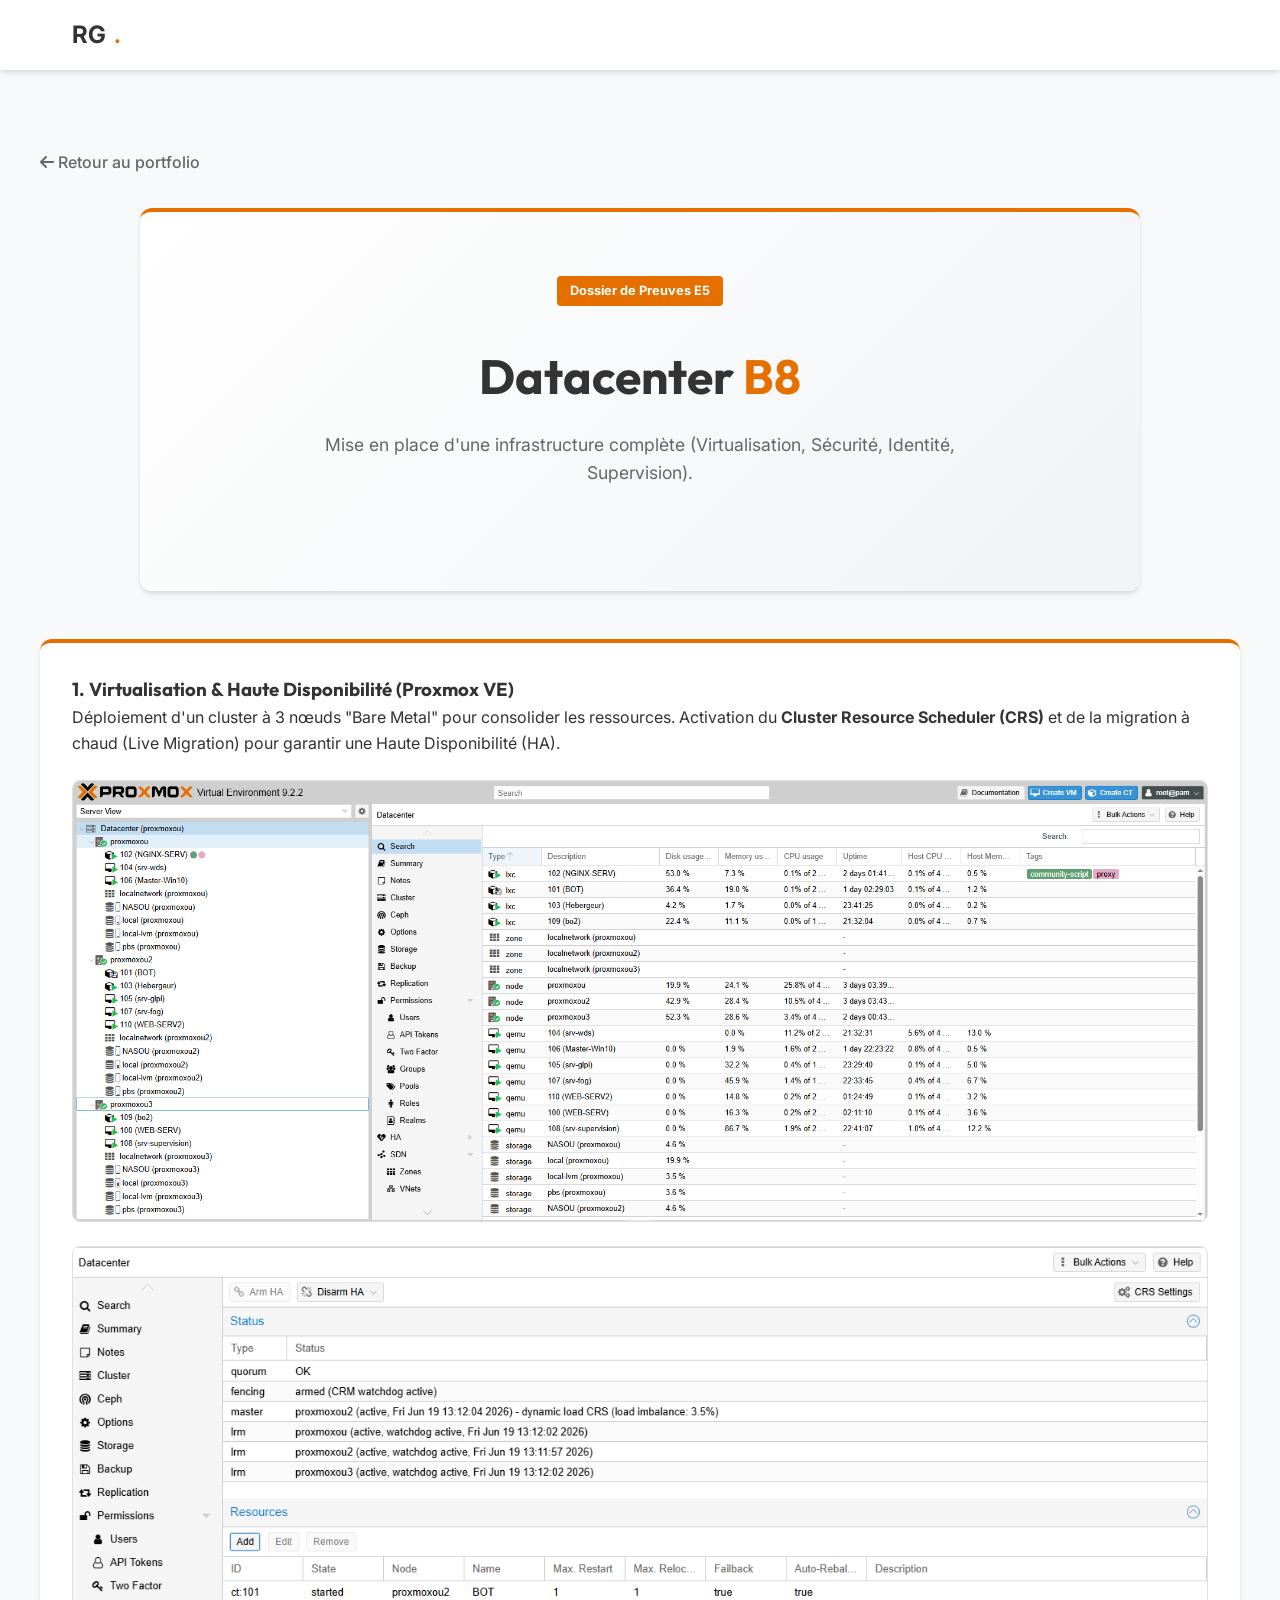
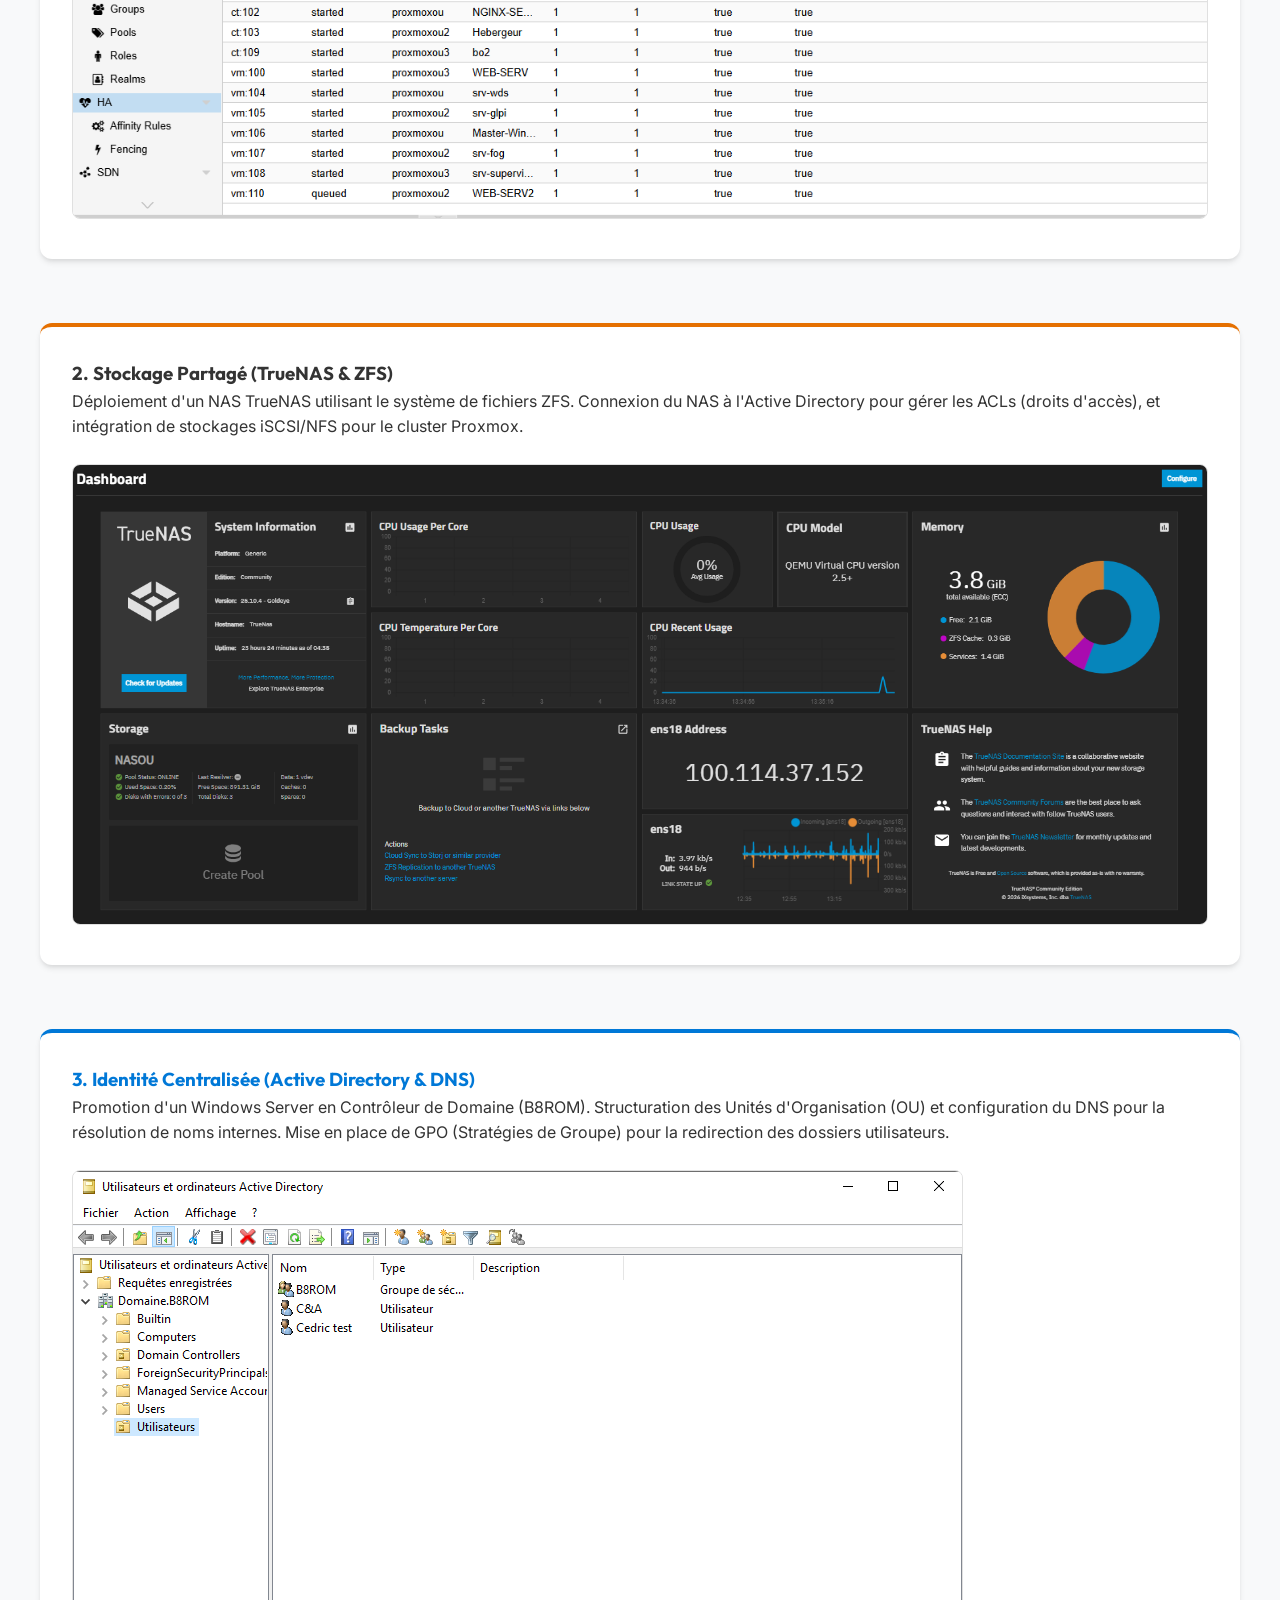
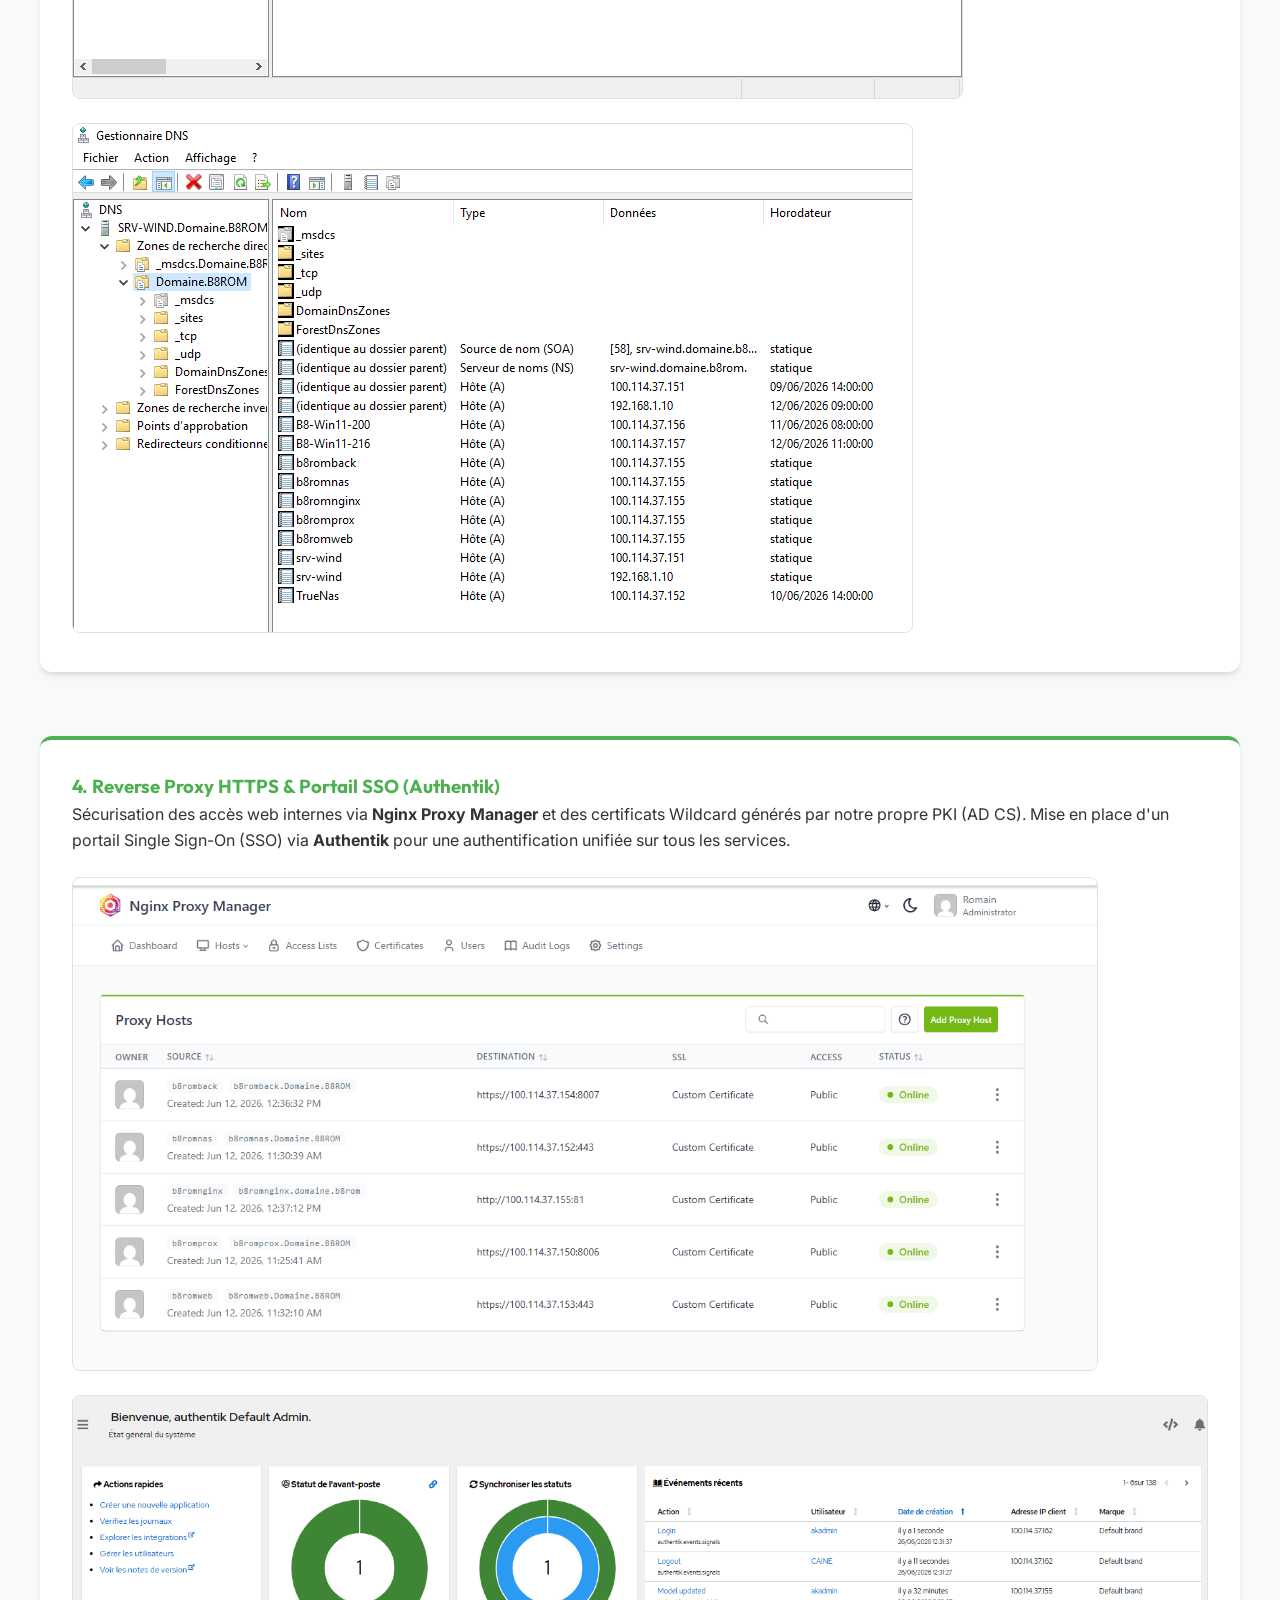
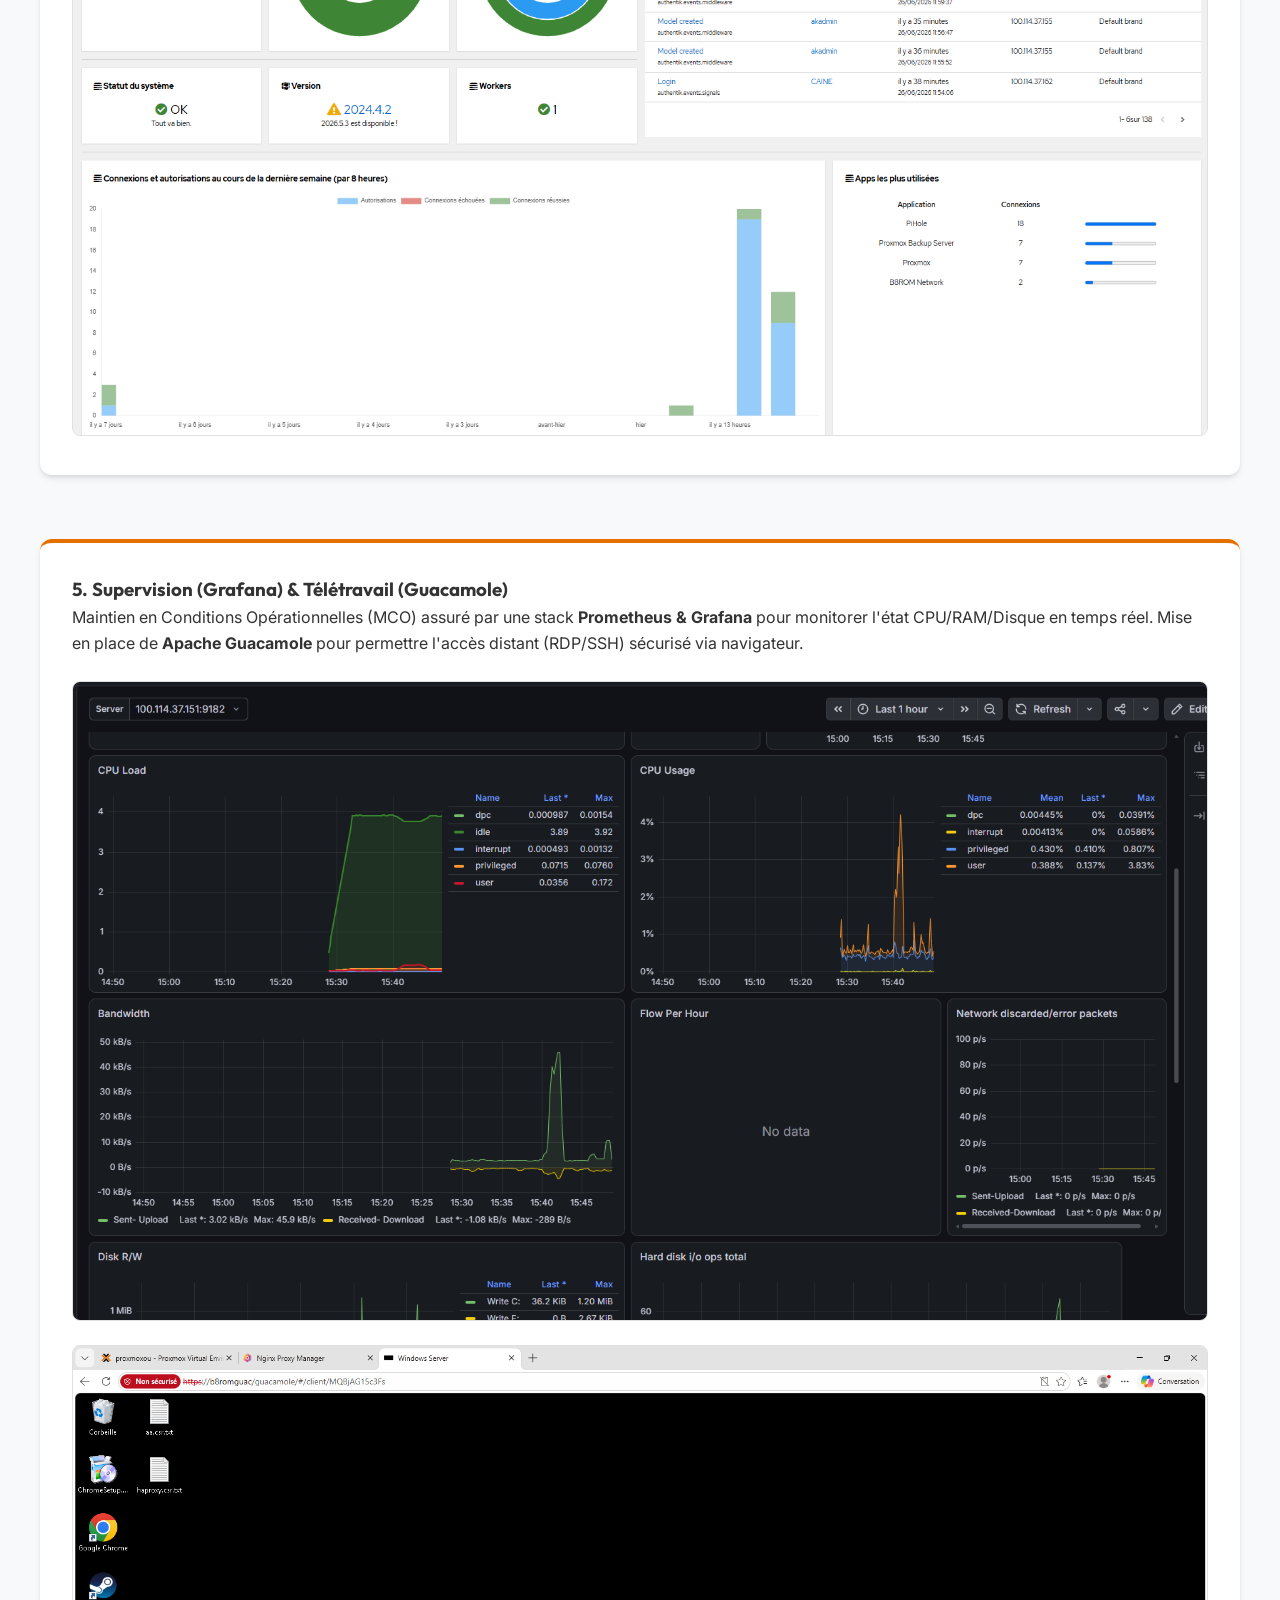
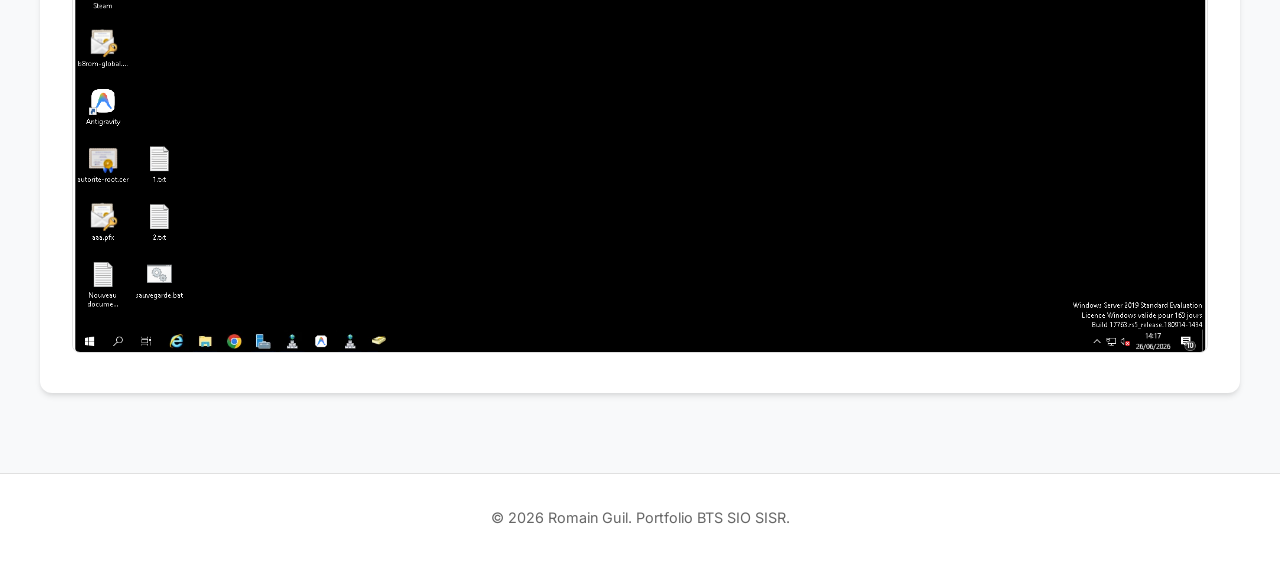
<file: projet-b8.html>
<!DOCTYPE html>
<html lang="fr">
<head>
    <meta charset="UTF-8">
    <meta name="viewport" content="width=device-width, initial-scale=1.0">
    <title>Preuves : Datacenter Pédagogique B8 | Romain Guil</title>
    <link rel="stylesheet" href="css/style.css">
    <link href="https://fonts.googleapis.com/css2?family=Inter:wght@300;400;500;600;700&family=Outfit:wght@400;700&display=swap" rel="stylesheet">
    <link rel="stylesheet" href="https://cdnjs.cloudflare.com/ajax/libs/font-awesome/6.4.0/css/all.min.css">
    <style>
        .proof-grid { display: grid; grid-template-columns: 1fr; gap: 4rem; margin-top: 3rem; }
        .proof-item { background: #fff; border-radius: 12px; padding: 2rem; box-shadow: var(--shadow); border-top: 4px solid var(--proxmox-color); }
        .proof-item img { max-width: 100%; height: auto; border-radius: 8px; border: 1px solid var(--border-color); margin-top: 1.5rem; cursor: pointer; transition: transform 0.3s ease; }
        .proof-item img:hover { transform: scale(1.02); }
        .back-btn { display: inline-block; margin-bottom: 2rem; color: var(--text-light); font-weight: 500; transition: color 0.3s ease; }
        .back-btn:hover { color: var(--proxmox-color); }
    </style>
</head>
<body>
    <nav class="navbar">
        <div class="nav-content">
            <a href="index.html" class="logo">RG<span>.</span></a>
        </div>
    </nav>

    <div class="container section">
        <a href="index.html#projects" class="back-btn"><i class="fas fa-arrow-left"></i> Retour au portfolio</a>
        
        <div class="page-header" style="margin-top: 0;">
            <span class="badge proxmox">Dossier de Preuves E5</span>
            <h1 style="margin-top: 1rem;">Datacenter <span>B8</span></h1>
            <p>Mise en place d'une infrastructure complète (Virtualisation, Sécurité, Identité, Supervision).</p>
        </div>

        <div class="proof-grid">
            <!-- Virtualisation -->
            <div class="proof-item">
                <h3>1. Virtualisation & Haute Disponibilité (Proxmox VE)</h3>
                <p>Déploiement d'un cluster à 3 nœuds "Bare Metal" pour consolider les ressources. Activation du <strong>Cluster Resource Scheduler (CRS)</strong> et de la migration à chaud (Live Migration) pour garantir une Haute Disponibilité (HA).</p>
                <img src="assets/images/proxmox-dashboard.png" alt="Dashboard du Cluster Proxmox">
                <img src="assets/images/datacenter-ha.png" alt="Configuration de la Haute Disponibilité" style="margin-top: 1rem;">
            </div>

            <!-- Stockage -->
            <div class="proof-item">
                <h3>2. Stockage Partagé (TrueNAS & ZFS)</h3>
                <p>Déploiement d'un NAS TrueNAS utilisant le système de fichiers ZFS. Connexion du NAS à l'Active Directory pour gérer les ACLs (droits d'accès), et intégration de stockages iSCSI/NFS pour le cluster Proxmox.</p>
                <img src="assets/images/truenas.png" alt="Dashboard TrueNAS ZFS">
            </div>

            <!-- Identité -->
            <div class="proof-item" style="border-top-color: var(--windows-color);">
                <h3 class="text-windows">3. Identité Centralisée (Active Directory & DNS)</h3>
                <p>Promotion d'un Windows Server en Contrôleur de Domaine (B8ROM). Structuration des Unités d'Organisation (OU) et configuration du DNS pour la résolution de noms internes. Mise en place de GPO (Stratégies de Groupe) pour la redirection des dossiers utilisateurs.</p>
                <img src="assets/images/ad.png" alt="Structure Active Directory">
                <img src="assets/images/dns.png" alt="Gestionnaire DNS Windows" style="margin-top: 1rem;">
            </div>

            <!-- Accès Web & SSO -->
            <div class="proof-item" style="border-top-color: var(--accent-color);">
                <h3 class="text-accent">4. Reverse Proxy HTTPS & Portail SSO (Authentik)</h3>
                <p>Sécurisation des accès web internes via <strong>Nginx Proxy Manager</strong> et des certificats Wildcard générés par notre propre PKI (AD CS). Mise en place d'un portail Single Sign-On (SSO) via <strong>Authentik</strong> pour une authentification unifiée sur tous les services.</p>
                <img src="assets/images/nginx.png" alt="Nginx Proxy Manager">
                <img src="assets/images/authentik-dashboard.png" alt="Portail SSO Authentik" style="margin-top: 1rem;">
            </div>

            <!-- Supervision & Télétravail -->
            <div class="proof-item">
                <h3>5. Supervision (Grafana) & Télétravail (Guacamole)</h3>
                <p>Maintien en Conditions Opérationnelles (MCO) assuré par une stack <strong>Prometheus & Grafana</strong> pour monitorer l'état CPU/RAM/Disque en temps réel. Mise en place de <strong>Apache Guacamole</strong> pour permettre l'accès distant (RDP/SSH) sécurisé via navigateur.</p>
                <img src="assets/images/grafa-dashboardwindows.png" alt="Dashboard Grafana">
                <img src="assets/images/guacamole-1.png" alt="Portail Apache Guacamole" style="margin-top: 1rem;">
            </div>
        </div>
    </div>

    <footer>
        <div class="container">
            <p>&copy; 2026 Romain Guil. Portfolio BTS SIO SISR.</p>
        </div>
    </footer>
</body>
</html>
</file>
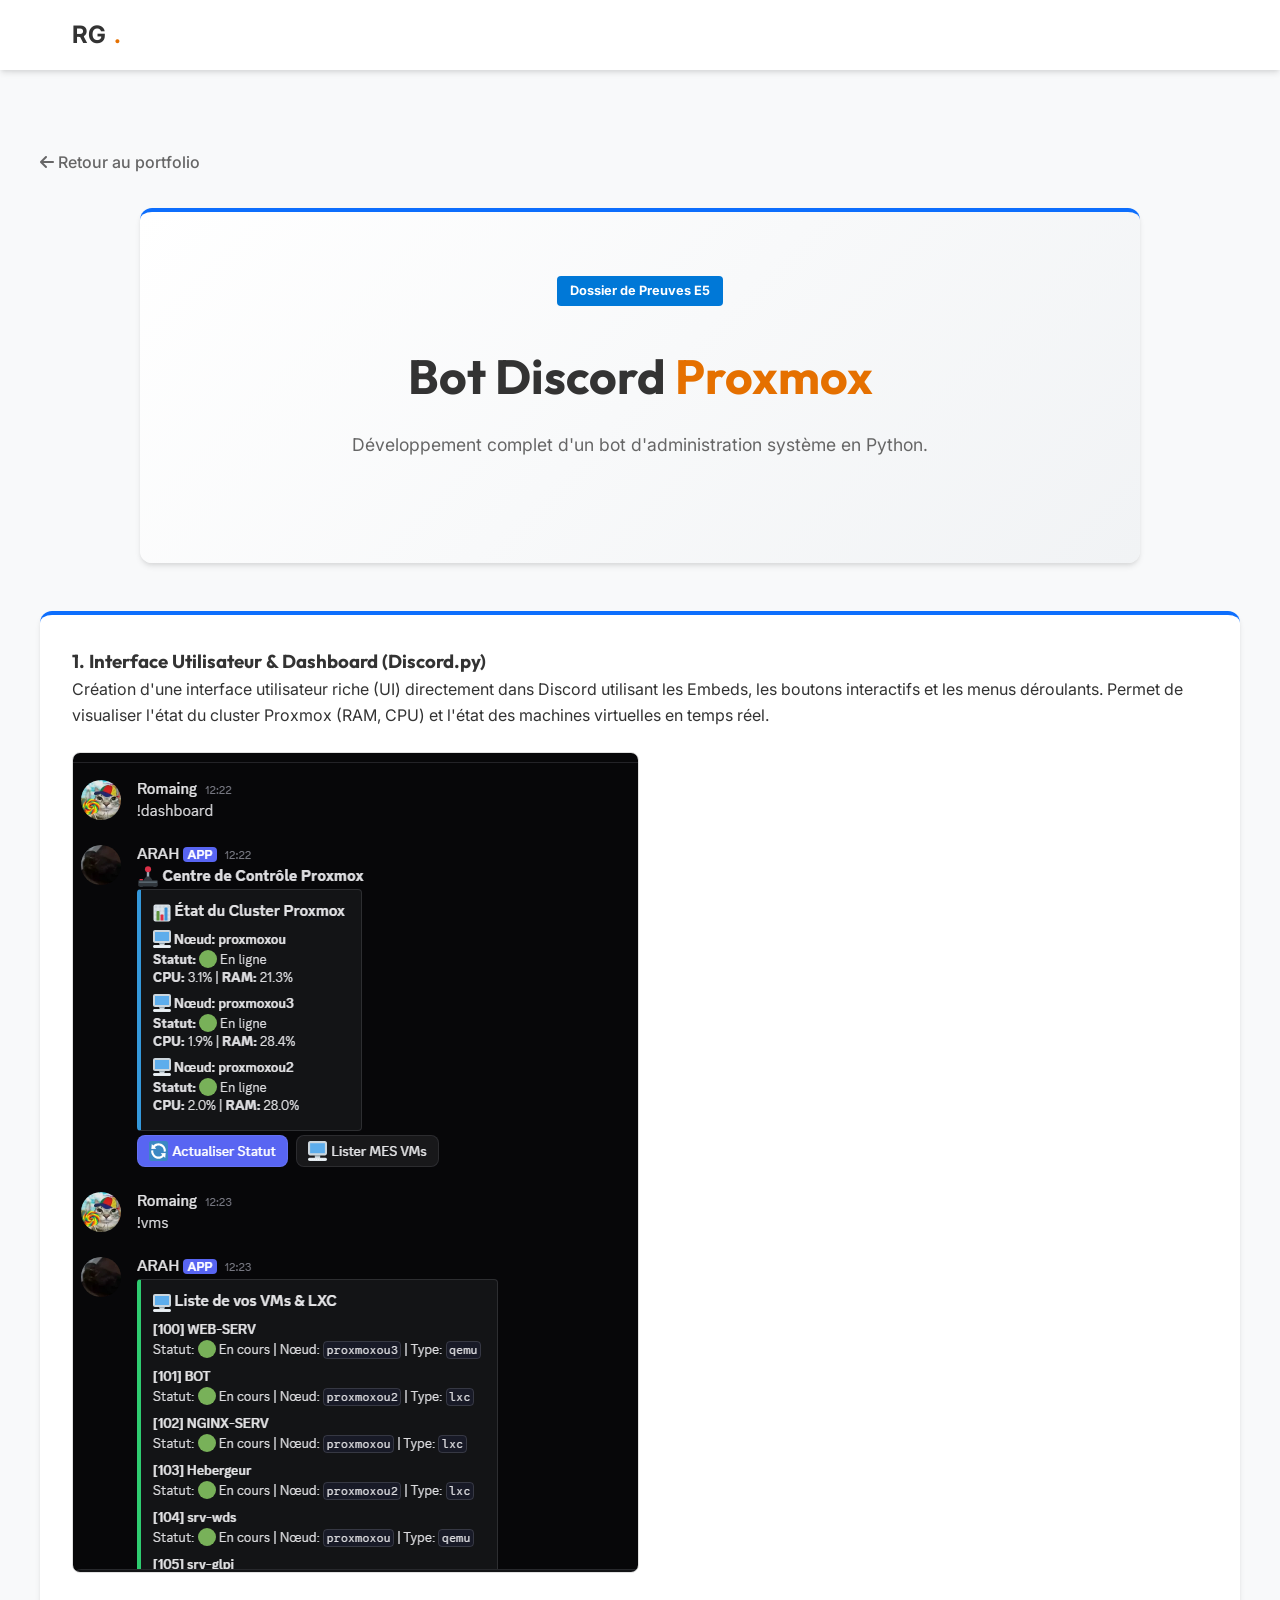
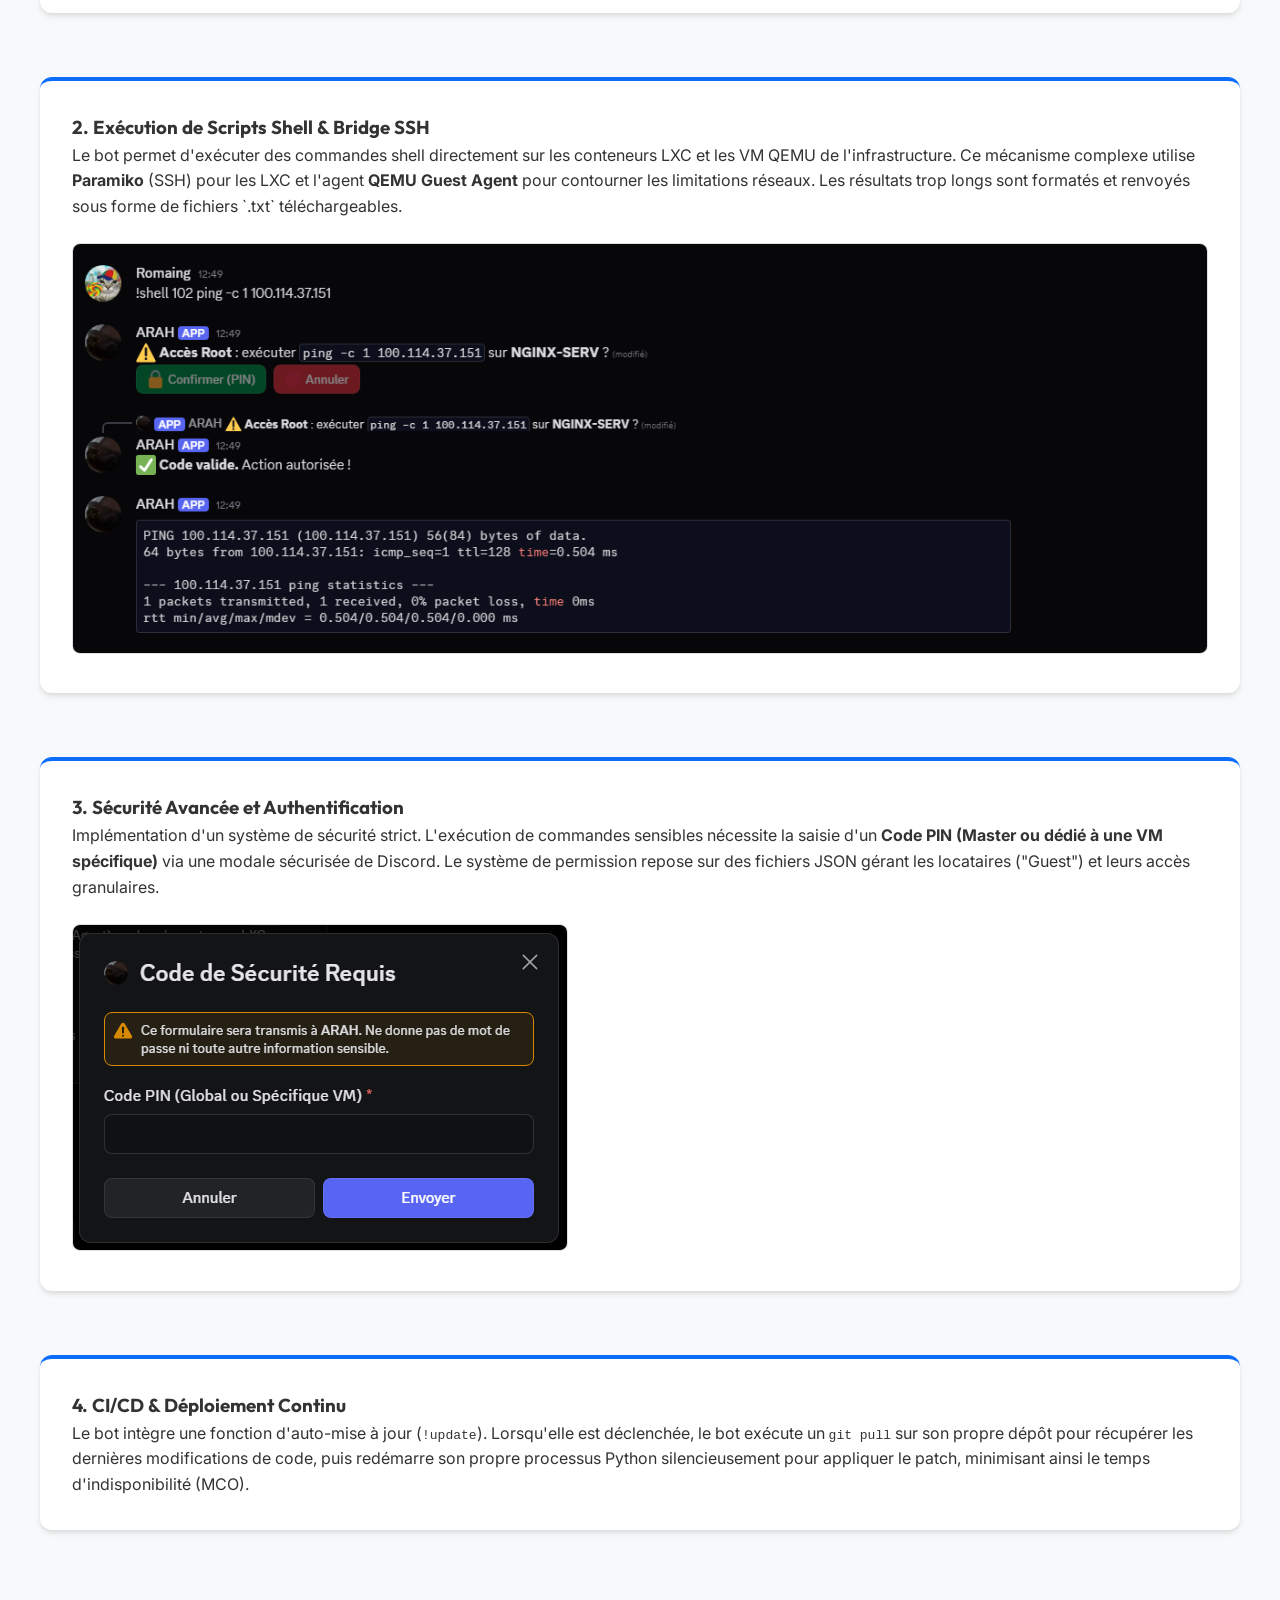
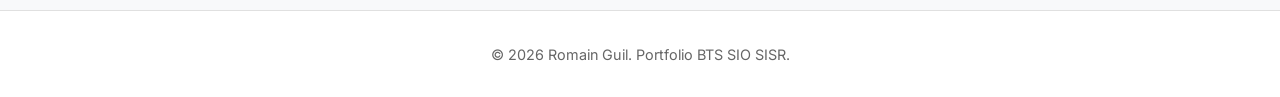
<file: projet-bot.html>
<!DOCTYPE html>
<html lang="fr">
<head>
    <meta charset="UTF-8">
    <meta name="viewport" content="width=device-width, initial-scale=1.0">
    <title>Preuves : Bot Discord Proxmox | Romain Guil</title>
    <link rel="stylesheet" href="css/style.css">
    <link href="https://fonts.googleapis.com/css2?family=Inter:wght@300;400;500;600;700&family=Outfit:wght@400;700&display=swap" rel="stylesheet">
    <link rel="stylesheet" href="https://cdnjs.cloudflare.com/ajax/libs/font-awesome/6.4.0/css/all.min.css">
    <style>
        .proof-grid { display: grid; grid-template-columns: 1fr; gap: 4rem; margin-top: 3rem; }
        .proof-item { background: #fff; border-radius: 12px; padding: 2rem; box-shadow: var(--shadow); border-top: 4px solid var(--primary-color); }
        .proof-item img { max-width: 100%; height: auto; border-radius: 8px; border: 1px solid var(--border-color); margin-top: 1.5rem; cursor: pointer; transition: transform 0.3s ease; }
        .proof-item img:hover { transform: scale(1.02); }
        .back-btn { display: inline-block; margin-bottom: 2rem; color: var(--text-light); font-weight: 500; transition: color 0.3s ease; }
        .back-btn:hover { color: var(--primary-color); }
    </style>
</head>
<body>
    <nav class="navbar">
        <div class="nav-content">
            <a href="index.html" class="logo">RG<span>.</span></a>
        </div>
    </nav>

    <div class="container section">
        <a href="index.html#projects" class="back-btn"><i class="fas fa-arrow-left"></i> Retour au portfolio</a>
        
        <div class="page-header" style="margin-top: 0; border-top-color: var(--primary-color);">
            <span class="badge windows">Dossier de Preuves E5</span>
            <h1 style="margin-top: 1rem;">Bot Discord <span>Proxmox</span></h1>
            <p>Développement complet d'un bot d'administration système en Python.</p>
        </div>

        <div class="proof-grid">
            <!-- Dashboard UI -->
            <div class="proof-item">
                <h3>1. Interface Utilisateur & Dashboard (Discord.py)</h3>
                <p>Création d'une interface utilisateur riche (UI) directement dans Discord utilisant les Embeds, les boutons interactifs et les menus déroulants. Permet de visualiser l'état du cluster Proxmox (RAM, CPU) et l'état des machines virtuelles en temps réel.</p>
                <img src="assets/images/bot-dashboard.PNG" alt="Dashboard Discord du Bot">
            </div>

            <!-- Commandes Shell -->
            <div class="proof-item">
                <h3>2. Exécution de Scripts Shell & Bridge SSH</h3>
                <p>Le bot permet d'exécuter des commandes shell directement sur les conteneurs LXC et les VM QEMU de l'infrastructure. Ce mécanisme complexe utilise <strong>Paramiko</strong> (SSH) pour les LXC et l'agent <strong>QEMU Guest Agent</strong> pour contourner les limitations réseaux. Les résultats trop longs sont formatés et renvoyés sous forme de fichiers `.txt` téléchargeables.</p>
                <img src="assets/images/bot-shell.png" alt="Exécution d'un ping via le Bot">
            </div>

            <!-- Sécurité -->
            <div class="proof-item">
                <h3>3. Sécurité Avancée et Authentification</h3>
                <p>Implémentation d'un système de sécurité strict. L'exécution de commandes sensibles nécessite la saisie d'un <strong>Code PIN (Master ou dédié à une VM spécifique)</strong> via une modale sécurisée de Discord. Le système de permission repose sur des fichiers JSON gérant les locataires ("Guest") et leurs accès granulaires.</p>
                <img src="assets/images/bot-security.png" alt="Fenêtre Modale de Code PIN">
            </div>
            
            <!-- Git/CI -->
            <div class="proof-item">
                <h3>4. CI/CD & Déploiement Continu</h3>
                <p>Le bot intègre une fonction d'auto-mise à jour (<code>!update</code>). Lorsqu'elle est déclenchée, le bot exécute un <code>git pull</code> sur son propre dépôt pour récupérer les dernières modifications de code, puis redémarre son propre processus Python silencieusement pour appliquer le patch, minimisant ainsi le temps d'indisponibilité (MCO).</p>
            </div>
        </div>
    </div>

    <footer>
        <div class="container">
            <p>&copy; 2026 Romain Guil. Portfolio BTS SIO SISR.</p>
        </div>
    </footer>
</body>
</html>
</file>
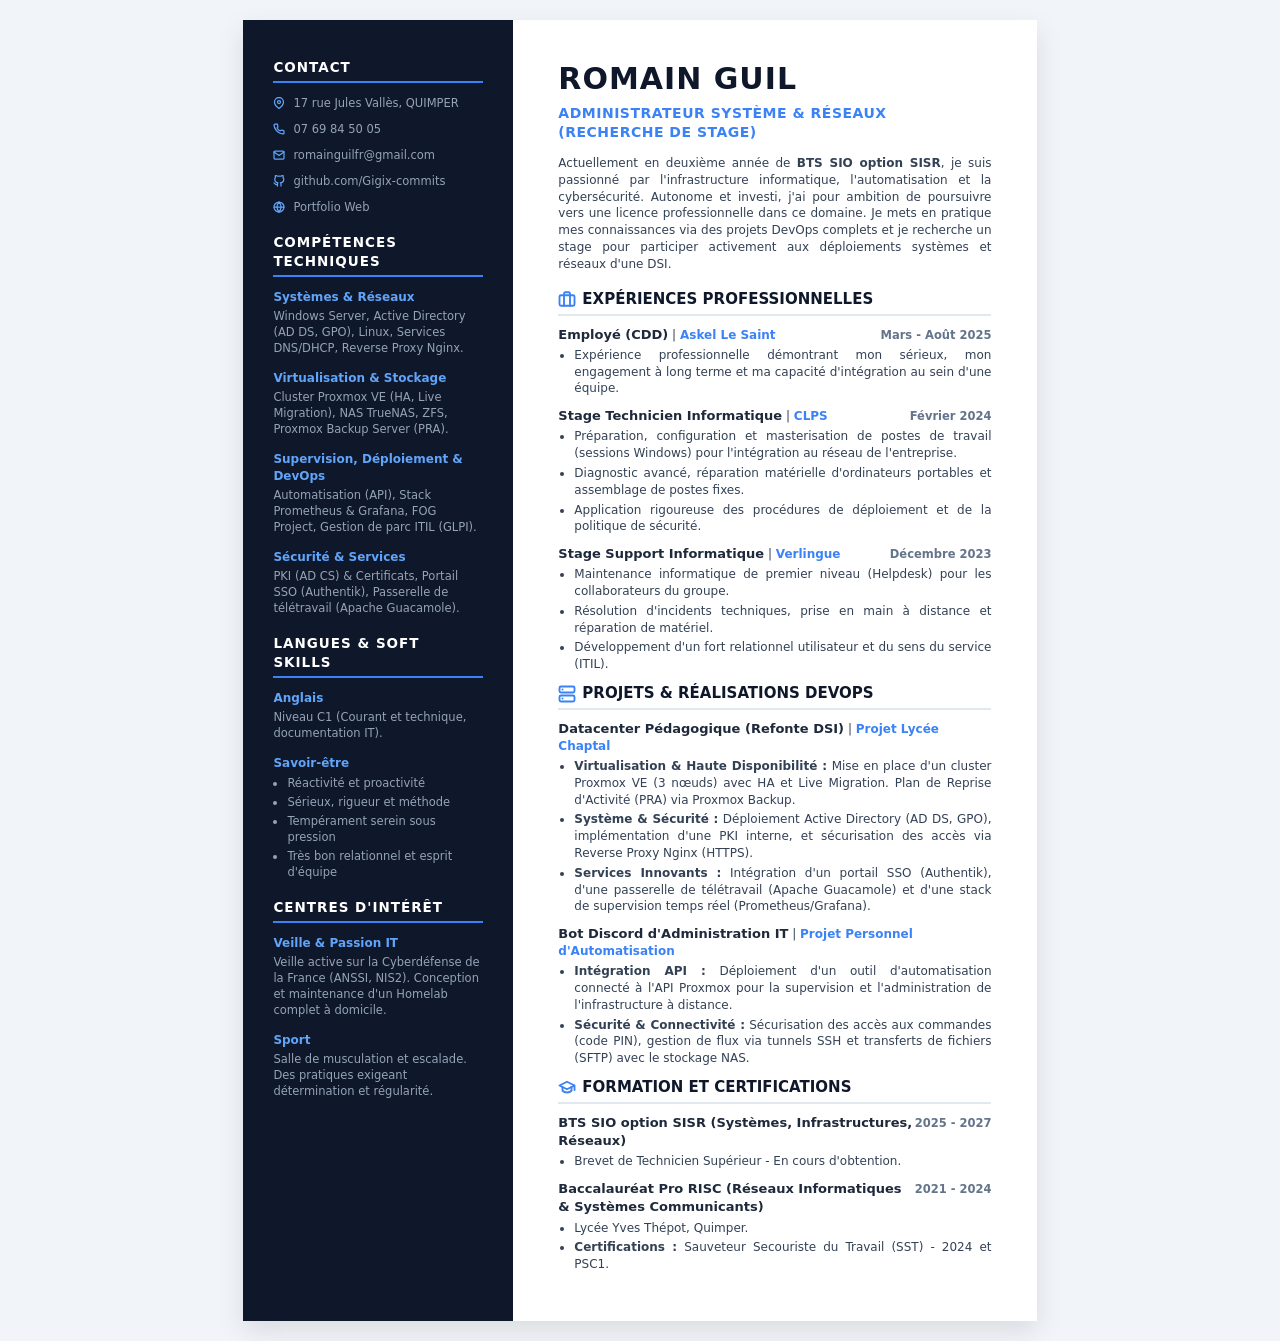
<file: assets/CV_Romain_Guil.html>
<!DOCTYPE html>
<html lang="fr">
<head>
    <meta charset="UTF-8">
    <meta name="viewport" content="width=device-width, initial-scale=1.0">
    <title>CV Romain Guil - Administrateur Système et Réseaux</title>
    <style>
        :root {
            --primary: #0f172a;       
            --primary-light: #1e293b;
            --accent: #3b82f6;        
            --accent-light: #60a5fa;
            --text-main: #334155;
            --text-muted: #64748b;
            --bg-sidebar: #0f172a;
            --text-sidebar: #f8fafc;
            --text-sidebar-muted: #94a3b8;
        }
        
        * { box-sizing: border-box; margin: 0; padding: 0; }

        body {
            font-family: system-ui, -apple-system, 'Segoe UI', Roboto, Helvetica, Arial, sans-serif;
            background-color: #f1f5f9;
            color: var(--text-main);
            line-height: 1.4;
            font-size: 12px;
            display: flex;
            justify-content: center;
            -webkit-print-color-adjust: exact;
            print-color-adjust: exact;
        }

        .cv-wrapper {
            display: flex;
            width: 210mm;
            min-height: 297mm;
            background-color: #ffffff;
            box-shadow: 0 10px 25px rgba(0,0,0,0.1);
            margin: 20px 0;
            overflow: hidden;
        }

        /* --- SIDEBAR --- */
        .sidebar {
            width: 34%;
            background-color: var(--bg-sidebar);
            color: var(--text-sidebar);
            padding: 10mm 8mm;
        }

        .sidebar h2 {
            color: #ffffff;
            font-size: 13.5px;
            font-weight: 700;
            text-transform: uppercase;
            border-bottom: 2px solid var(--accent);
            padding-bottom: 4px;
            margin-bottom: 12px;
            margin-top: 18px;
            letter-spacing: 1px;
        }

        .sidebar h2:first-child { margin-top: 0; }

        .contact-list { list-style: none; padding: 0; }
        .contact-list li {
            display: flex;
            align-items: center;
            margin-bottom: 10px;
            font-size: 11.5px;
            color: var(--text-sidebar-muted);
        }
        .contact-list svg { margin-right: 8px; color: var(--accent-light); flex-shrink: 0; width: 12px; height: 12px; }
        .contact-list a { color: var(--text-sidebar-muted); text-decoration: none; }

        .sidebar-block { margin-bottom: 14px; }
        .sidebar-block strong { display: block; color: var(--accent-light); font-size: 12px; margin-bottom: 2px; }
        .sidebar-block p, .sidebar-block ul { color: var(--text-sidebar-muted); font-size: 11.5px; }
        .sidebar-block ul { padding-left: 14px; margin-top: 3px; }
        .sidebar-block li { margin-bottom: 3px; }

        /* --- MAIN CONTENT --- */
        .main-content {
            width: 66%;
            padding: 10mm 12mm;
            background-color: #ffffff;
        }

        header { margin-bottom: 12px; }
        h1 {
            color: var(--primary);
            font-size: 30px; 
            font-weight: 800;
            text-transform: uppercase;
            letter-spacing: 1px;
            margin-bottom: 4px;
        }
        .subtitle {
            color: var(--accent);
            font-size: 14px;
            font-weight: 600;
            text-transform: uppercase;
            letter-spacing: 0.5px;
        }

        .summary {
            text-align: justify;
            font-size: 12px;
            margin-bottom: 16px;
            color: var(--text-main);
        }

        .main-content h2 {
            color: var(--primary);
            font-size: 15px;
            font-weight: 700;
            text-transform: uppercase;
            border-bottom: 2px solid #e2e8f0;
            padding-bottom: 4px;
            margin-bottom: 10px;
            display: flex;
            align-items: center;
            gap: 6px;
        }
        .main-content h2 svg { color: var(--accent); width: 18px; height: 18px; }

        .item { margin-bottom: 10px; }
        .item-header {
            display: flex;
            justify-content: space-between;
            align-items: baseline;
            margin-bottom: 3px;
        }
        .item-title { font-weight: 700; color: var(--primary-light); font-size: 13px; }
        .item-subtitle { font-weight: 600; color: var(--accent); font-size: 12px; }
        .item-date { font-weight: 600; color: var(--text-muted); font-size: 11.5px; white-space: nowrap; }
        
        .main-content ul { padding-left: 16px; margin-top: 2px; }
        .main-content li { margin-bottom: 3px; font-size: 12px; text-align: justify; }

        /* FORCE 1 PAGE A4 PDF */
        @media print {
            @page { 
                size: A4; 
                margin: 0; 
            }
            body { 
                background: none; 
                margin: 0; 
                padding: 0; 
            }
            .cv-wrapper { 
                box-shadow: none; 
                margin: 0; 
                width: 210mm; 
                height: 297mm; 
                overflow: hidden; 
            }
            .sidebar, .main-content {
                padding-top: 8mm; 
                padding-bottom: 8mm;
            }
        }
    </style>
</head>
<body>
    <div class="cv-wrapper">
        
        <!-- SIDEBAR GAUCHE -->
        <div class="sidebar">
            <h2>Contact</h2>
            <ul class="contact-list">
                <li><svg width="14" height="14" viewBox="0 0 24 24" fill="none" stroke="currentColor" stroke-width="2.5" stroke-linecap="round" stroke-linejoin="round"><path d="M21 10c0 7-9 13-9 13s-9-6-9-13a9 9 0 0 1 18 0z"></path><circle cx="12" cy="10" r="3"></circle></svg> 17 rue Jules Vallès, QUIMPER</li>
                <li><svg width="14" height="14" viewBox="0 0 24 24" fill="none" stroke="currentColor" stroke-width="2.5" stroke-linecap="round" stroke-linejoin="round"><path d="M22 16.92v3a2 2 0 0 1-2.18 2 19.79 19.79 0 0 1-8.63-3.07 19.5 19.5 0 0 1-6-6 19.79 19.79 0 0 1-3.07-8.67A2 2 0 0 1 4.11 2h3a2 2 0 0 1 2 1.72 12.84 12.84 0 0 0 .7 2.81 2 2 0 0 1-.45 2.11L8.09 9.91a16 16 0 0 0 6 6l1.27-1.27a2 2 0 0 1 2.11-.45 12.84 12.84 0 0 0 2.81.7A2 2 0 0 1 22 16.92z"></path></svg> 07 69 84 50 05</li>
                <li><svg width="14" height="14" viewBox="0 0 24 24" fill="none" stroke="currentColor" stroke-width="2.5" stroke-linecap="round" stroke-linejoin="round"><path d="M4 4h16c1.1 0 2 .9 2 2v12c0 1.1-.9 2-2 2H4c-1.1 0-2-.9-2-2V6c0-1.1.9-2 2-2z"></path><polyline points="22,6 12,13 2,6"></polyline></svg> <a href="mailto:romainguilfr@gmail.com">romainguilfr@gmail.com</a></li>
                <li><svg width="14" height="14" viewBox="0 0 24 24" fill="none" stroke="currentColor" stroke-width="2.5" stroke-linecap="round" stroke-linejoin="round"><path d="M9 19c-5 1.5-5-2.5-7-3m14 6v-3.87a3.37 3.37 0 0 0-.94-2.61c3.14-.35 6.44-1.54 6.44-7A5.44 5.44 0 0 0 20 4.77 5.07 5.07 0 0 0 19.91 1S18.73.65 16 2.48a13.38 13.38 0 0 0-7 0C6.27.65 5.09 1 5.09 1A5.07 5.07 0 0 0 5 4.77a5.44 5.44 0 0 0-1.5 3.78c0 5.42 3.3 6.61 6.44 7A3.37 3.37 0 0 0 9 18.13V22"></path></svg> <a href="https://github.com/Gigix-commits" target="_blank">github.com/Gigix-commits</a></li>
                <li><svg width="14" height="14" viewBox="0 0 24 24" fill="none" stroke="currentColor" stroke-width="2.5" stroke-linecap="round" stroke-linejoin="round"><circle cx="12" cy="12" r="10"></circle><line x1="2" y1="12" x2="22" y2="12"></line><path d="M12 2a15.3 15.3 0 0 1 4 10 15.3 15.3 0 0 1-4 10 15.3 15.3 0 0 1-4-10 15.3 15.3 0 0 1 4-10z"></path></svg> <a href="https://gigix-commits.github.io/Portfolio/" target="_blank">Portfolio Web</a></li>
            </ul>

            <h2>Compétences Techniques</h2>
            <div class="sidebar-block">
                <strong>Systèmes & Réseaux</strong>
                <p>Windows Server, Active Directory (AD DS, GPO), Linux, Services DNS/DHCP, Reverse Proxy Nginx.</p>
            </div>
            <div class="sidebar-block">
                <strong>Virtualisation & Stockage</strong>
                <p>Cluster Proxmox VE (HA, Live Migration), NAS TrueNAS, ZFS, Proxmox Backup Server (PRA).</p>
            </div>
            <div class="sidebar-block">
                <strong>Supervision, Déploiement & DevOps</strong>
                <p>Automatisation (API), Stack Prometheus & Grafana, FOG Project, Gestion de parc ITIL (GLPI).</p>
            </div>
            <div class="sidebar-block">
                <strong>Sécurité & Services</strong>
                <p>PKI (AD CS) & Certificats, Portail SSO (Authentik), Passerelle de télétravail (Apache Guacamole).</p>
            </div>

            <h2>Langues & Soft Skills</h2>
            <div class="sidebar-block">
                <strong>Anglais</strong>
                <p>Niveau C1 (Courant et technique, documentation IT).</p>
            </div>
            <div class="sidebar-block">
                <strong>Savoir-être</strong>
                <ul>
                    <li>Réactivité et proactivité</li>
                    <li>Sérieux, rigueur et méthode</li>
                    <li>Tempérament serein sous pression</li>
                    <li>Très bon relationnel et esprit d'équipe</li>
                </ul>
            </div>

            <h2>Centres d'intérêt</h2>
            <div class="sidebar-block">
                <strong>Veille & Passion IT</strong>
                <p>Veille active sur la Cyberdéfense de la France (ANSSI, NIS2). Conception et maintenance d'un Homelab complet à domicile.</p>
            </div>
            <div class="sidebar-block">
                <strong>Sport</strong>
                <p>Salle de musculation et escalade. Des pratiques exigeant détermination et régularité.</p>
            </div>
        </div>

        <!-- MAIN CONTENT DROITE -->
        <div class="main-content">
            <header>
                <h1>Romain GUIL</h1>
                <div class="subtitle">Administrateur Système & Réseaux (Recherche de Stage)</div>
            </header>

            <p class="summary">
                Actuellement en deuxième année de <strong>BTS SIO option SISR</strong>, je suis passionné par l'infrastructure informatique, l'automatisation et la cybersécurité. Autonome et investi, j'ai pour ambition de poursuivre vers une licence professionnelle dans ce domaine. Je mets en pratique mes connaissances via des projets DevOps complets et je recherche un stage pour participer activement aux déploiements systèmes et réseaux d'une DSI.
            </p>

            <h2>
                <svg width="20" height="20" viewBox="0 0 24 24" fill="none" stroke="currentColor" stroke-width="2.5" stroke-linecap="round" stroke-linejoin="round"><rect x="2" y="7" width="20" height="14" rx="2" ry="2"></rect><path d="M16 21V5a2 2 0 0 0-2-2h-4a2 2 0 0 0-2 2v16"></path></svg>
                Expériences Professionnelles
            </h2>
            <div class="item">
                <div class="item-header">
                    <div><span class="item-title">Employé (CDD)</span> | <span class="item-subtitle">Askel Le Saint</span></div>
                    <span class="item-date">Mars - Août 2025</span>
                </div>
                <ul>
                    <li>Expérience professionnelle démontrant mon sérieux, mon engagement à long terme et ma capacité d'intégration au sein d'une équipe.</li>
                </ul>
            </div>
            <div class="item">
                <div class="item-header">
                    <div><span class="item-title">Stage Technicien Informatique</span> | <span class="item-subtitle">CLPS</span></div>
                    <span class="item-date">Février 2024</span>
                </div>
                <ul>
                    <li>Préparation, configuration et masterisation de postes de travail (sessions Windows) pour l'intégration au réseau de l'entreprise.</li>
                    <li>Diagnostic avancé, réparation matérielle d'ordinateurs portables et assemblage de postes fixes.</li>
                    <li>Application rigoureuse des procédures de déploiement et de la politique de sécurité.</li>
                </ul>
            </div>
            <div class="item">
                <div class="item-header">
                    <div><span class="item-title">Stage Support Informatique</span> | <span class="item-subtitle">Verlingue</span></div>
                    <span class="item-date">Décembre 2023</span>
                </div>
                <ul>
                    <li>Maintenance informatique de premier niveau (Helpdesk) pour les collaborateurs du groupe.</li>
                    <li>Résolution d'incidents techniques, prise en main à distance et réparation de matériel.</li>
                    <li>Développement d'un fort relationnel utilisateur et du sens du service (ITIL).</li>
                </ul>
            </div>

            <h2>
                <svg width="20" height="20" viewBox="0 0 24 24" fill="none" stroke="currentColor" stroke-width="2.5" stroke-linecap="round" stroke-linejoin="round"><rect x="2" y="2" width="20" height="8" rx="2" ry="2"></rect><rect x="2" y="14" width="20" height="8" rx="2" ry="2"></rect><line x1="6" y1="6" x2="6.01" y2="6"></line><line x1="6" y1="18" x2="6.01" y2="18"></line></svg>
                Projets & Réalisations DevOps
            </h2>
            <div class="item">
                <div class="item-header">
                    <div><span class="item-title">Datacenter Pédagogique (Refonte DSI)</span> | <span class="item-subtitle">Projet Lycée Chaptal</span></div>
                </div>
                <ul>
                    <li><strong>Virtualisation & Haute Disponibilité :</strong> Mise en place d'un cluster Proxmox VE (3 nœuds) avec HA et Live Migration. Plan de Reprise d'Activité (PRA) via Proxmox Backup.</li>
                    <li><strong>Système & Sécurité :</strong> Déploiement Active Directory (AD DS, GPO), implémentation d'une PKI interne, et sécurisation des accès via Reverse Proxy Nginx (HTTPS).</li>
                    <li><strong>Services Innovants :</strong> Intégration d'un portail SSO (Authentik), d'une passerelle de télétravail (Apache Guacamole) et d'une stack de supervision temps réel (Prometheus/Grafana).</li>
                </ul>
            </div>
            <div class="item">
                <div class="item-header">
                    <div><span class="item-title">Bot Discord d'Administration IT</span> | <span class="item-subtitle">Projet Personnel d'Automatisation</span></div>
                </div>
                <ul>
                    <li><strong>Intégration API :</strong> Déploiement d'un outil d'automatisation connecté à l'API Proxmox pour la supervision et l'administration de l'infrastructure à distance.</li>
                    <li><strong>Sécurité & Connectivité :</strong> Sécurisation des accès aux commandes (code PIN), gestion de flux via tunnels SSH et transferts de fichiers (SFTP) avec le stockage NAS.</li>
                </ul>
            </div>

            <h2>
                <svg width="20" height="20" viewBox="0 0 24 24" fill="none" stroke="currentColor" stroke-width="2.5" stroke-linecap="round" stroke-linejoin="round"><path d="M22 10v6M2 10l10-5 10 5-10 5z"></path><path d="M6 12v5c3 3 9 3 12 0v-5"></path></svg>
                Formation et Certifications
            </h2>
            <div class="item">
                <div class="item-header">
                    <span class="item-title">BTS SIO option SISR (Systèmes, Infrastructures, Réseaux)</span>
                    <span class="item-date">2025 - 2027</span>
                </div>
                <ul><li>Brevet de Technicien Supérieur - En cours d'obtention.</li></ul>
            </div>

            <div class="item">
                <div class="item-header">
                    <span class="item-title">Baccalauréat Pro RISC (Réseaux Informatiques & Systèmes Communicants)</span>
                    <span class="item-date">2021 - 2024</span>
                </div>
                <ul>
                    <li>Lycée Yves Thépot, Quimper. </li>
                    <li><strong>Certifications :</strong> Sauveteur Secouriste du Travail (SST) - 2024 et PSC1.</li>
                </ul>
            </div>
        </div>

    </div>
</body>
</html>
</file>
<file: css/style.css>
:root {
  --bg-color: #f8f9fa;
  --bg-color-alt: #ffffff;
  --text-color: #333333;
  --text-light: #666666;
  --card-bg: #ffffff;
  --border-color: #e0e0e0;
  
  /* Brand Colors */
  --proxmox-color: #E57000;
  --windows-color: #0078D7;
  --accent-color: #4CAF50;
  --primary-color: #0d6efd;
  
  --shadow: 0 4px 6px -1px rgba(0, 0, 0, 0.1), 0 2px 4px -1px rgba(0, 0, 0, 0.06);
  --shadow-hover: 0 10px 15px -3px rgba(0, 0, 0, 0.1), 0 4px 6px -2px rgba(0, 0, 0, 0.05);
  --border-radius: 12px;
  --transition: all 0.3s ease;
}

* {
  margin: 0;
  padding: 0;
  box-sizing: border-box;
}

html {
  scroll-behavior: smooth;
}

body {
  font-family: 'Inter', 'Segoe UI', Roboto, Helvetica, Arial, sans-serif;
  background-color: var(--bg-color);
  color: var(--text-color);
  line-height: 1.6;
  overflow-x: hidden;
}

h1, h2, h3, h4, h5, h6 {
  font-family: 'Outfit', 'Inter', sans-serif;
  color: var(--text-color);
}

a {
  text-decoration: none;
  color: var(--primary-color);
  transition: var(--transition);
}

a:hover {
  color: #0a58ca;
}

ul {
  list-style: none;
}

/* Utilities */
.container {
  max-width: 1200px;
  margin: 0 auto;
  padding: 0 2rem;
}

.section {
  padding: 5rem 0;
}

.bg-alt {
  background-color: var(--bg-color-alt);
  border-top: 1px solid var(--border-color);
  border-bottom: 1px solid var(--border-color);
}

.section-title {
  font-size: 2.2rem;
  margin-bottom: 3rem;
  text-align: center;
  position: relative;
}

.section-title span {
  color: var(--proxmox-color);
}

.section-title::after {
  content: '';
  position: absolute;
  bottom: -10px;
  left: 50%;
  transform: translateX(-50%);
  width: 60px;
  height: 3px;
  background-color: var(--proxmox-color);
  border-radius: 2px;
}

.text-proxmox { color: var(--proxmox-color); }
.text-windows { color: var(--windows-color); }
.text-accent { color: var(--accent-color); }

/* Buttons */
.btn-primary, .btn-secondary, .btn-primary-sm {
  display: inline-block;
  padding: 0.8rem 2rem;
  border-radius: 6px;
  font-weight: 600;
  transition: var(--transition);
  cursor: pointer;
  border: none;
  font-size: 1rem;
  text-align: center;
}

.btn-primary, .btn-primary-sm {
  background-color: var(--proxmox-color);
  color: #fff;
}

.btn-primary-sm {
  padding: 0.5rem 1.5rem;
}

.btn-primary:hover, .btn-primary-sm:hover {
  background-color: #cc6400;
  color: #fff;
  transform: translateY(-2px);
  box-shadow: var(--shadow);
}

.btn-secondary {
  background-color: #fff;
  color: var(--text-color);
  border: 1px solid var(--border-color);
}

.btn-secondary:hover {
  background-color: #f1f3f5;
  border-color: #ccc;
  transform: translateY(-2px);
}

.w-100 { width: 100%; }

/* Navbar */
.navbar {
  background-color: var(--card-bg);
  box-shadow: var(--shadow);
  position: sticky;
  top: 0;
  z-index: 100;
  padding: 1rem 0;
}

.nav-content {
  max-width: 1200px;
  margin: 0 auto;
  padding: 0 2rem;
  display: flex;
  justify-content: space-between;
  align-items: center;
}

.logo {
  font-size: 1.5rem;
  font-weight: 700;
  color: var(--text-color);
  display: flex;
  align-items: center;
  gap: 0.5rem;
}

.logo span {
  color: var(--proxmox-color);
}

.nav-links {
  display: flex;
  gap: 2rem;
  align-items: center;
}

.nav-links a {
  color: var(--text-light);
  font-weight: 500;
  padding: 0.5rem 0;
  position: relative;
}

.nav-links a:not(.btn-primary-sm):hover {
  color: var(--text-color);
}

.nav-links a:not(.btn-primary-sm)::after {
  content: '';
  position: absolute;
  bottom: 0;
  left: 0;
  width: 0;
  height: 2px;
  background-color: var(--proxmox-color);
  transition: var(--transition);
}

.nav-links a:not(.btn-primary-sm):hover::after {
  width: 100%;
}

.hamburger {
  display: none;
  font-size: 1.5rem;
  cursor: pointer;
  color: var(--text-color);
}

/* Page Header (Hero Replacement) */
.page-header {
  text-align: center;
  margin: 3rem auto;
  padding: 4rem 2rem;
  background: linear-gradient(135deg, #ffffff 0%, #f1f3f5 100%);
  border-radius: var(--border-radius);
  box-shadow: var(--shadow);
  max-width: 1000px;
  border-top: 4px solid var(--proxmox-color);
}

.page-header h1 {
  font-size: 3rem;
  margin-bottom: 1rem;
}

.page-header h1 span {
  color: var(--proxmox-color);
}

.page-header h2 {
  font-size: 1.5rem;
  color: var(--text-light);
  font-weight: 400;
  margin-bottom: 2rem;
}

.page-header p {
  color: var(--text-light);
  font-size: 1.1rem;
  max-width: 700px;
  margin: 0 auto 2.5rem auto;
}

.hero-buttons {
  display: flex;
  gap: 1rem;
  justify-content: center;
}

/* Cards (Stage Style) */
.card {
  background-color: var(--card-bg);
  border-radius: var(--border-radius);
  padding: 2rem;
  box-shadow: var(--shadow);
  transition: var(--transition);
  border-top: 4px solid var(--border-color);
  display: flex;
  flex-direction: column;
  height: 100%;
}

.card:hover {
  transform: translateY(-5px);
  box-shadow: var(--shadow-hover);
}

.proxmox-card { border-top-color: var(--proxmox-color); }
.windows-card { border-top-color: var(--windows-color); }
.roadmap-card { border-top-color: var(--accent-color); }
.primary-card { border-top-color: var(--primary-color); }

.card h3, .card h4 {
  font-size: 1.25rem;
  margin-bottom: 1rem;
  display: flex;
  align-items: center;
  gap: 0.5rem;
  color: var(--text-color);
}

.card p {
  color: var(--text-light);
  margin-bottom: 1.5rem;
}

/* About Section */
.about-grid {
  display: grid;
  grid-template-columns: 1.2fr 0.8fr;
  gap: 2rem;
}

.interest-list {
  display: flex;
  flex-direction: column;
  gap: 1.5rem;
}

.interest-list li {
  display: flex;
  gap: 1rem;
  align-items: flex-start;
}

.interest-list .icon {
  font-size: 1.2rem;
  color: var(--windows-color);
  background: rgba(0, 120, 215, 0.1);
  width: 40px;
  height: 40px;
  border-radius: 8px;
  display: flex;
  align-items: center;
  justify-content: center;
  flex-shrink: 0;
}

/* Skills Section */
.skills-grid {
  display: grid;
  grid-template-columns: repeat(auto-fit, minmax(250px, 1fr));
  gap: 2rem;
  margin-bottom: 3rem;
}

.skill-icon {
  font-size: 2.5rem;
  margin-bottom: 1rem;
}

.proxmox-card .skill-icon { color: var(--proxmox-color); }
.windows-card .skill-icon { color: var(--windows-color); }
.roadmap-card .skill-icon { color: var(--accent-color); }
.primary-card .skill-icon { color: var(--primary-color); }

.card ul {
  padding-left: 1.5rem;
  list-style-type: disc;
}

.card ul li {
  color: var(--text-light);
  margin-bottom: 0.5rem;
}

.soft-skills {
  text-align: center;
  margin-top: 3rem;
}

.soft-skills h3 {
  margin-bottom: 1.5rem;
}

.tags {
  display: flex;
  flex-wrap: wrap;
  gap: 1rem;
  justify-content: center;
}

.tag {
  background: var(--card-bg);
  padding: 0.5rem 1.2rem;
  border-radius: 20px;
  border: 1px solid var(--border-color);
  color: var(--text-color);
  font-weight: 500;
  box-shadow: 0 2px 4px rgba(0,0,0,0.02);
}

/* Projects Section */
.project-showcase {
  margin-bottom: 3rem;
}

.project-header {
  margin-bottom: 1.5rem;
  border-bottom: 1px solid var(--border-color);
  padding-bottom: 1rem;
}

.badge {
  display: inline-block;
  color: #fff;
  padding: 0.3rem 0.8rem;
  border-radius: 4px;
  font-size: 0.8rem;
  font-weight: bold;
  margin-bottom: 1rem;
}

.badge.proxmox { background-color: var(--proxmox-color); }
.badge.windows { background-color: var(--windows-color); }

.project-header h3 {
  font-size: 1.8rem;
  margin-bottom: 0.5rem;
}

.role {
  color: var(--text-light);
  font-weight: 600;
}

.project-features h4 {
  margin-top: 1.5rem;
  margin-bottom: 1rem;
}

.subsection-title {
  text-align: center;
  font-size: 1.8rem;
  margin-top: 4rem;
  margin-bottom: 2.5rem;
}

.timeline {
  position: relative;
  max-width: 800px;
  margin: 0 auto;
}

.timeline::before {
  content: '';
  position: absolute;
  left: 20px;
  top: 0;
  width: 2px;
  height: 100%;
  background: var(--border-color);
}

.timeline-item {
  position: relative;
  padding-left: 60px;
  margin-bottom: 2rem;
}

.timeline-dot {
  position: absolute;
  left: 14px;
  top: 24px;
  width: 14px;
  height: 14px;
  border-radius: 50%;
  background: var(--windows-color);
}

.timeline-content .date {
  display: inline-block;
  color: var(--windows-color);
  font-weight: 600;
  margin-bottom: 0.5rem;
  font-size: 0.9rem;
}

/* Veille Section */
.veille-content {
  display: flex;
  gap: 3rem;
  align-items: center;
}

.veille-icon {
  font-size: 5rem;
  color: var(--accent-color);
}

.veille-text h3 {
  font-size: 1.5rem;
  margin-bottom: 1rem;
}

/* Contact Section */
.contact-grid {
  display: grid;
  grid-template-columns: 1fr 1fr;
  gap: 2rem;
}

.contact-list {
  margin-bottom: 2.5rem;
}

.contact-list li {
  display: flex;
  align-items: center;
  gap: 1rem;
  margin-bottom: 1rem;
  color: var(--text-light);
}

.contact-list i {
  color: var(--windows-color);
  font-size: 1.2rem;
  width: 20px;
  text-align: center;
}

.social-links {
  display: flex;
  gap: 1rem;
}

.social-btn {
  width: 45px;
  height: 45px;
  border-radius: 8px;
  background: var(--bg-color);
  border: 1px solid var(--border-color);
  display: flex;
  align-items: center;
  justify-content: center;
  font-size: 1.2rem;
  color: var(--text-color);
  transition: var(--transition);
}

.social-btn:hover {
  background: var(--windows-color);
  color: #fff;
  border-color: var(--windows-color);
  transform: translateY(-3px);
}

.form-group {
  margin-bottom: 1.5rem;
}

.form-group input, .form-group textarea {
  width: 100%;
  padding: 1rem;
  background: #fff;
  border: 1px solid var(--border-color);
  border-radius: 6px;
  color: var(--text-color);
  font-family: inherit;
  transition: var(--transition);
}

.form-group input:focus, .form-group textarea:focus {
  outline: none;
  border-color: var(--windows-color);
  box-shadow: 0 0 0 3px rgba(0, 120, 215, 0.1);
}

/* Footer */
footer {
  text-align: center;
  padding: 2rem 0;
  border-top: 1px solid var(--border-color);
  color: var(--text-light);
  font-size: 0.9rem;
  background-color: var(--card-bg);
}

/* Responsive */
@media (max-width: 992px) {
  .about-grid, .contact-grid {
    grid-template-columns: 1fr;
  }
  .veille-content {
    flex-direction: column;
    text-align: center;
  }
}

@media (max-width: 768px) {
  .page-header h1 { font-size: 2.2rem; }
  .page-header h2 { font-size: 1.2rem; }
  
  .nav-links {
    position: fixed;
    top: 70px;
    left: 0;
    width: 100%;
    background: var(--card-bg);
    flex-direction: column;
    padding: 2rem 0;
    box-shadow: var(--shadow);
    clip-path: circle(0 at top right);
    transition: clip-path 0.4s ease-out;
  }
  
  .nav-links.active {
    clip-path: circle(150% at top right);
  }
  
  .hamburger {
    display: block;
  }
}
</file>
